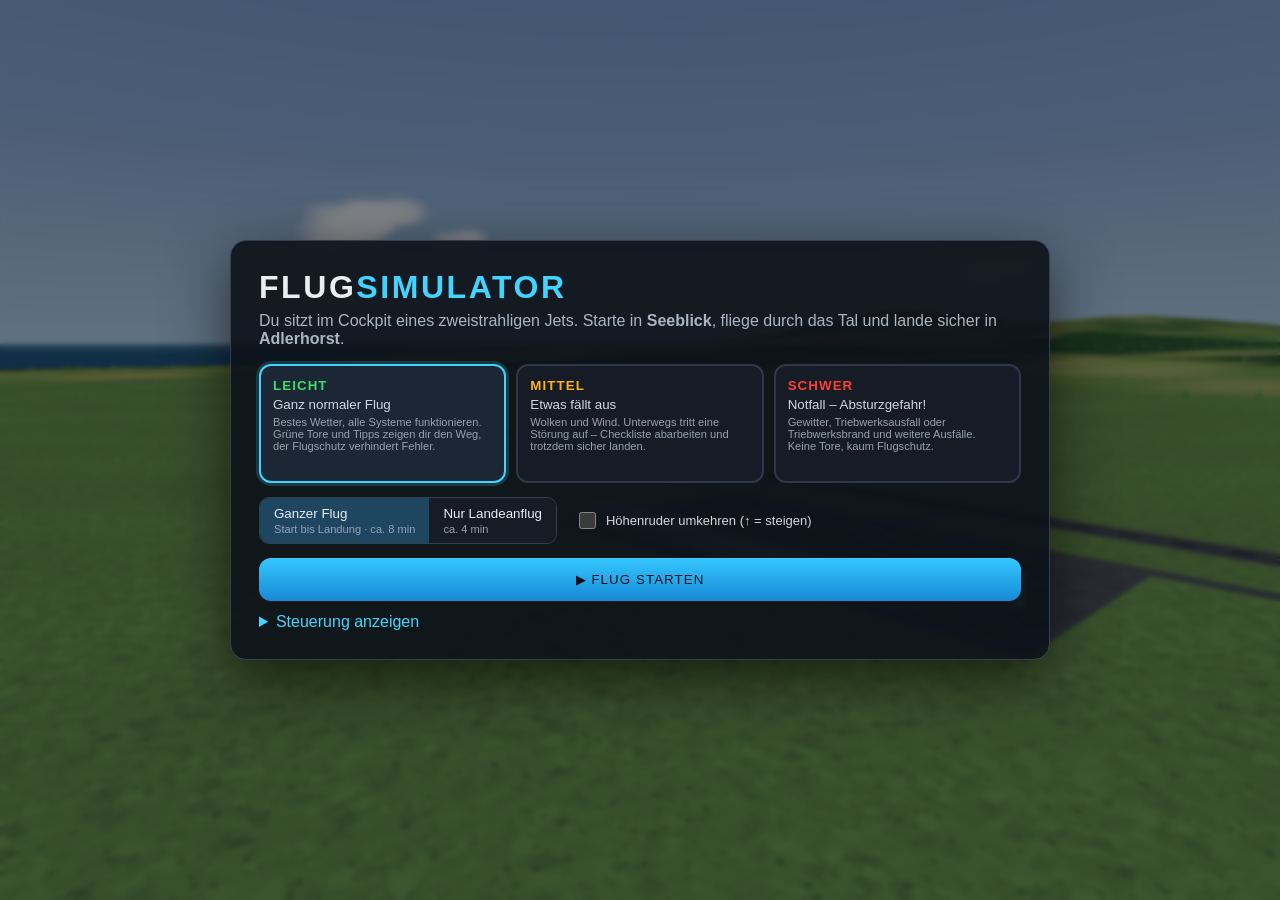
<file: flugsimulator/index.html>
<!DOCTYPE html>
<html lang="de">
<head>
<meta charset="utf-8">
<meta name="viewport" content="width=device-width, initial-scale=1, maximum-scale=1, user-scalable=no">
<title>Flugsimulator – Du bist der Pilot</title>
<meta name="description" content="Du bist der Pilot: Cockpit-Flugsimulator mit drei Stufen, Störungen und Sound.">
<meta name="theme-color" content="#0b0e12">
<link rel="manifest" href="manifest.json">
<link rel="icon" href="icon-192.png">
<link rel="apple-touch-icon" href="apple-touch-icon.png">
<style>
  :root { --ph: clamp(170px, 41vh, 330px); color-scheme: dark; }
  * { box-sizing: border-box; -webkit-tap-highlight-color: transparent; }
  html, body { margin: 0; height: 100%; overflow: hidden; background: #0b0e12; color: #e8eef4;
    font-family: 'Segoe UI', Roboto, 'Helvetica Neue', Arial, sans-serif; user-select: none; -webkit-user-select: none; }
  button { font-family: inherit; color: inherit; cursor: pointer; }
  .hidden { display: none !important; }

  #app { position: fixed; inset: 0; display: flex; flex-direction: column; }
  #view { position: relative; flex: 1 1 auto; min-height: 0; overflow: hidden; background: #6f8aa3; touch-action: none; cursor: grab; }
  #view.drag { cursor: grabbing; }
  #gl, #fx, #frame, #flash { position: absolute; inset: 0; width: 100%; height: 100%; display: block; }
  #fx, #frame, #flash, #hud { pointer-events: none; }
  #flash { background: #fff; opacity: 0; }
  #hud { position: absolute; inset: 0; }

  /* ---------- HUD ---------- */
  #hudInfo { position: absolute; left: 10px; top: 8px; font: 700 12px/1.2 inherit; letter-spacing: .04em;
    background: rgba(8,12,18,.6); padding: 5px 10px; border-radius: 14px; }
  #hudInfo b { color: #ffd92e; }
  #topBtns { position: absolute; right: 8px; top: 6px; display: flex; gap: 6px; z-index: 5; }
  #topBtns button { background: rgba(8,12,18,.62); border: 1px solid rgba(255,255,255,.22); border-radius: 14px;
    font: 700 11px/1 inherit; letter-spacing: .05em; padding: 7px 10px; }
  #topBtns button:hover { background: rgba(40,60,90,.8); }
  #marker { position: absolute; top: 44px; left: 50%; transform: translateX(-50%); white-space: nowrap;
    font: 700 12px/1 inherit; background: rgba(8,12,18,.6); border: 1px solid #5dff7a; color: #b8ffc6;
    padding: 5px 9px; border-radius: 6px; }
  #marker.off { border-color: #ffb020; color: #ffd98a; }
  #alert { position: absolute; top: 24%; left: 50%; transform: translateX(-50%); white-space: nowrap; max-width: 96%;
    font: 800 clamp(15px, 3vw, 30px)/1.1 inherit; letter-spacing: .03em; color: #fff; background: rgba(196,26,20,.9);
    padding: .4em .9em; border-radius: 8px; box-shadow: 0 0 30px rgba(255,40,30,.55); animation: blink .5s steps(2) infinite; }
  #alert.caut { background: rgba(196,128,0,.92); box-shadow: 0 0 30px rgba(255,170,30,.45); }
  @keyframes blink { 50% { opacity: .55; } }
  #toast { position: absolute; top: calc(24% + 3.4em); left: 50%; transform: translateX(-50%); max-width: 92%; text-align: center;
    font: 600 clamp(12px, 1.8vw, 16px)/1.25 inherit; background: rgba(8,12,18,.8); border: 1px solid rgba(255,255,255,.25);
    padding: 6px 14px; border-radius: 16px; }
  #checklist { position: absolute; left: 10px; top: 42px; width: min(330px, 47%); background: rgba(8,12,18,.76);
    border-left: 4px solid #ffb020; border-radius: 6px; padding: 7px 10px 8px; font: 500 clamp(10.5px, 1.35vw, 13px)/1.3 inherit; }
  #checklist.warn { border-left-color: #ff4038; }
  #checklist h4 { margin: 0 0 4px; font: 800 1em/1.2 inherit; letter-spacing: .04em; color: #ffb020; }
  #checklist.warn h4 { color: #ff6a60; }
  #checklist .st { display: flex; gap: 6px; margin: 2px 0; }
  #checklist .st i { font-style: normal; flex: 0 0 1.1em; color: #8fa0b0; }
  #checklist .st.done { color: #7fe39a; }
  #checklist .st.done i { color: #3ddc6a; }
  #checklist .st.todo { color: #fff; font-weight: 700; }
  #checklist .st.todo i { color: #ffb020; }
  #checklist .more { margin-top: 4px; color: #8fa0b0; font-size: .9em; }
  #coach { position: absolute; bottom: 3.5%; left: 50%; transform: translateX(-50%); width: max-content; max-width: 94%; text-align: center;
    font: 600 clamp(11.5px, 1.75vw, 16px)/1.25 inherit; background: rgba(20,28,38,.9); border: 1px solid rgba(93,255,122,.55);
    padding: 6px 15px; border-radius: 18px; text-shadow: 0 1px 2px #000; }
  #app.ext #coach { bottom: 10px; }
  #stick { position: absolute; width: 150px; height: 150px; margin: -75px 0 0 -75px; border-radius: 50%;
    border: 2px solid rgba(255,255,255,.45); background: rgba(255,255,255,.07); }
  #stickDot { position: absolute; left: 50%; top: 50%; width: 38px; height: 38px; margin: -19px 0 0 -19px; border-radius: 50%;
    background: rgba(255,255,255,.75); box-shadow: 0 0 10px rgba(0,0,0,.5); }
  #rotateHint { position: absolute; bottom: 6px; right: 8px; font: 600 10px/1 inherit; color: rgba(255,255,255,.7); }

  /* ---------- Instrumentenbrett ---------- */
  #panel { flex: 0 0 var(--ph); display: grid; grid-template-columns: 1fr 1fr 1fr minmax(250px, 1.25fr); grid-template-rows: 100%;
    gap: 6px; padding: 6px; background: linear-gradient(#262b33, #14181d); border-top: 2px solid #3d4651; min-height: 0; }
  #panel canvas { width: 100%; height: 100%; min-width: 0; min-height: 0; border-radius: 8px; border: 2px solid #07090b;
    box-shadow: 0 0 0 1px #3a444f; background: #05080c; display: block; }
  #ctl { display: flex; gap: 6px; min-width: 0; min-height: 0; }
  #thr { flex: 0 0 60px; display: flex; flex-direction: column; align-items: center; gap: 3px; touch-action: none; }
  #thr span { font: 700 9px/1 inherit; letter-spacing: .06em; color: #95a2b0; }
  #thrVal { font: 700 13px/1 ui-monospace, Menlo, Consolas, monospace !important; color: #fff !important; }
  #thrTrack { position: relative; flex: 1 1 auto; width: 100%; min-height: 0; cursor: ns-resize; }
  #thrTrack::before { content: ''; position: absolute; left: 50%; top: 0; bottom: 0; width: 14px; margin-left: -7px;
    background: #090b0e; border: 1px solid #3a444f; border-radius: 7px; }
  #thrFill { position: absolute; left: 50%; bottom: 0; width: 8px; margin-left: -4px; border-radius: 4px; background: linear-gradient(#ffb020, #3ddc6a); height: 0; }
  #thrHandle { position: absolute; left: 4px; right: 4px; height: 28px; bottom: 0; border-radius: 6px;
    background: linear-gradient(#f1f4f7, #8e99a5); border: 1px solid #1c2026; box-shadow: 0 2px 5px rgba(0,0,0,.6); }
  #thrHandle::after { content: ''; position: absolute; left: 8px; right: 8px; top: 12px; height: 3px; background: #4a545f; border-radius: 2px; }
  #btns { flex: 1 1 auto; display: grid; grid-template-columns: repeat(3, minmax(0, 1fr)); grid-template-rows: repeat(4, minmax(0, 1fr)); gap: 5px; min-width: 0; min-height: 0; }
  .cb { display: flex; flex-direction: column; align-items: center; justify-content: center; gap: 2px; min-width: 0; min-height: 0; overflow: hidden; padding: 1px 2px;
    background: linear-gradient(#3b434d, #272d35); border: 1px solid #56616d; border-radius: 7px;
    font: 700 clamp(8.5px, 1.05vw, 11.5px)/1.05 inherit; letter-spacing: .02em; text-align: center; touch-action: none; }
  .cb small { font: 600 .82em/1 inherit; color: #95a2b0; }
  .cb:active, .cb.held { background: linear-gradient(#566270, #3b434d); transform: translateY(1px); }
  .cb.on { background: linear-gradient(#237a41, #175029); border-color: #3ddc6a; }
  .cb.transit { background: linear-gradient(#8a2a22, #5a1a15); border-color: #ff4038; }
  .cb.red { background: linear-gradient(#70201b, #47110e); border-color: #b8392f; }
  .cb.amber { background: linear-gradient(#5c4514, #3a2b0c); border-color: #a87a1c; }
  .cb.need { animation: pulse .45s ease-in-out infinite alternate; border-color: #fff; }
  @keyframes pulse { from { filter: brightness(1); } to { filter: brightness(1.9); box-shadow: 0 0 12px rgba(255,90,70,.9); } }
  .cb.lit { background: linear-gradient(#e0362c, #a3201a); border-color: #ffb3ad; color: #fff; }
  #panel { position: relative; }
  #tabNd { display: none; position: absolute; right: 12px; top: 12px; background: rgba(20,28,38,.92); border: 1px solid #42d4ff; color: #9be7ff;
    border-radius: 10px; font: 700 10px/1 inherit; letter-spacing: .06em; padding: 6px 8px; }

  /* ---------- Overlays ---------- */
  .overlay { position: absolute; inset: 0; z-index: 20; display: flex; align-items: flex-start; justify-content: center;
    padding: clamp(8px, 3vh, 36px) 10px; overflow: auto; background: rgba(6,10,16,.5); -webkit-backdrop-filter: blur(2px); backdrop-filter: blur(2px); }
  .card { width: min(820px, 100%); margin: auto; background: rgba(13,18,25,.9); border: 1px solid #33404e; border-radius: 16px;
    padding: clamp(14px, 2.6vw, 28px); box-shadow: 0 18px 60px rgba(0,0,0,.6); }
  .card h1 { margin: 0; font: 800 clamp(24px, 5vw, 46px)/1 inherit; letter-spacing: .08em; }
  .card h1 span { color: #42d4ff; }
  .card h2 { margin: 0 0 6px; font: 800 clamp(20px, 4vw, 36px)/1.1 inherit; letter-spacing: .05em; }
  .sub { margin: 6px 0 16px; color: #a9b6c3; font-size: clamp(13px, 1.7vw, 16px); }
  .diffs { display: grid; grid-template-columns: repeat(3, 1fr); gap: 10px; }
  .diff { text-align: left; background: #151c25; border: 2px solid #2d3946; border-radius: 12px; padding: 12px 12px 10px; display: flex; flex-direction: column; gap: 4px; }
  .diff b { font: 800 clamp(15px, 2.2vw, 21px)/1 inherit; letter-spacing: .08em; }
  .diff span { font: 700 13px/1.2 inherit; color: #cfd8e0; }
  .diff small { font: 500 12px/1.35 inherit; color: #95a2b0; }
  .diff i { font-style: normal; color: #ffd92e; min-height: 1.2em; font-size: 13px; font-weight: 600; }
  .diff[data-diff=easy] b { color: #3ddc6a; } .diff[data-diff=medium] b { color: #ffb020; } .diff[data-diff=hard] b { color: #ff4038; }
  .diff.sel { background: #1b2734; border-color: #42d4ff; box-shadow: 0 0 0 3px rgba(66,212,255,.18); }
  .opts { display: flex; flex-wrap: wrap; gap: 10px 18px; align-items: center; margin: 14px 0 4px; }
  .seg { display: flex; border: 1px solid #33404e; border-radius: 10px; overflow: hidden; }
  .seg button { background: #151c25; border: 0; padding: 8px 14px; font: 700 13px/1.2 inherit; display: flex; flex-direction: column; gap: 2px; text-align: left; }
  .seg button small { font: 500 11px/1 inherit; color: #95a2b0; }
  .seg button.sel { background: #1f4660; }
  .chk { display: flex; align-items: center; gap: 7px; font-size: 13px; color: #cfd8e0; cursor: pointer; }
  .chk input { width: 17px; height: 17px; accent-color: #42d4ff; }
  .primary { display: block; width: 100%; margin-top: 14px; padding: 14px; border: 0; border-radius: 12px;
    background: linear-gradient(#35c8ff, #1689d6); color: #04121d; font: 800 clamp(16px, 2.4vw, 21px)/1 inherit; letter-spacing: .08em; }
  .primary:hover { filter: brightness(1.1); }
  .secondary { padding: 12px 18px; border: 1px solid #44525f; border-radius: 12px; background: #1a222c; font: 700 15px/1 inherit; letter-spacing: .05em; }
  .btnrow { display: flex; gap: 10px; margin-top: 14px; }
  .btnrow .primary { margin-top: 0; }
  details { margin-top: 12px; color: #cfd8e0; }
  summary { cursor: pointer; font: 700 13px/1.4 inherit; color: #42d4ff; }
  .keys { display: grid; grid-template-columns: auto 1fr auto 1fr; gap: 5px 12px; margin-top: 8px; font-size: 12.5px; align-items: center; }
  .keys kbd { background: #222b36; border: 1px solid #44525f; border-bottom-width: 2px; border-radius: 5px; padding: 2px 7px;
    font: 700 12px/1.3 ui-monospace, Menlo, Consolas, monospace; white-space: nowrap; }
  .note { margin: 10px 0 0; font-size: 12px; color: #95a2b0; line-height: 1.45; }
  #resStars { font-size: clamp(30px, 6vw, 52px); letter-spacing: .12em; color: #ffd92e; line-height: 1.1; margin: 4px 0 8px; }
  #resStars s { color: #3a444f; text-decoration: none; }
  #resLead { font-size: clamp(14px, 1.9vw, 17px); color: #dfe6ee; margin: 0 0 12px; line-height: 1.4; }
  #resStats { display: grid; grid-template-columns: 1fr auto; gap: 5px 16px; font-size: 14px; border-top: 1px solid #2d3946; padding-top: 10px; }
  #resStats span:nth-child(odd) { color: #a9b6c3; }
  #resStats span:nth-child(even) { font-weight: 700; text-align: right; }
  #resTip { margin: 12px 0 0; padding: 9px 12px; border-left: 4px solid #42d4ff; background: #131b24; border-radius: 6px; font-size: 13.5px; line-height: 1.45; }
  .good { color: #3ddc6a; } .bad { color: #ff4038; } .mid { color: #ffb020; }

  /* ---------- Zustände ---------- */
  #app.menu #panel, #app.menu #frame, #app.menu #hud, #app.menu #topBtns { display: none; }
  #app.ext #frame { display: none; }

  @media (max-aspect-ratio: 1/1) {
    #view { flex: 0 0 41%; }
    #panel { flex: 1 1 auto; grid-template-columns: 1fr 1fr; grid-template-rows: min(calc((100vw - 18px) * 0.42), 40%) minmax(0, 1fr); }
    #pfd { grid-column: 1; grid-row: 1; }
    #nd, #eicas { grid-column: 2; grid-row: 1; }
    #panel:not(.nd) #nd { display: none; }
    #panel.nd #eicas { display: none; }
    #ctl { grid-column: 1 / 3; grid-row: 2; }
    #tabNd { display: block; top: min(calc((100vw - 18px) * 0.42), 40%); right: 10px; transform: translateY(-75%); }
    .diffs { grid-template-columns: 1fr; }
    .keys { grid-template-columns: auto 1fr; }
    #checklist { width: min(330px, 62%); }
  }
  @media (max-width: 620px) {
    #hudInfo { display: none; }
    #topBtns { left: 6px; right: 6px; justify-content: space-between; }
    #checklist { top: 70px; }
    #marker { top: 40px; }
  }
  @media (max-height: 480px) {
    .card { padding: 12px 14px; }
    .card h1 { font-size: 22px; }
    .sub { margin: 4px 0 8px; font-size: 12px; }
    .diff { padding: 8px 10px; }
    .diff small { display: none; }
    .opts { margin: 8px 0 0; }
    .seg button { padding: 6px 12px; }
    .primary { margin-top: 8px; padding: 11px; }
    #hudInfo, #topBtns button { font-size: 10px; padding: 5px 8px; }
    #marker { top: 32px; font-size: 10.5px; padding: 4px 7px; }
    #checklist { top: 32px; width: min(250px, 40%); font-size: 10.5px; padding: 5px 8px 6px; }
    #alert { top: 30%; font-size: 15px; }
    #toast { top: calc(30% + 3.2em); font-size: 11.5px; }
    #coach { font-size: 11px; padding: 4px 11px; bottom: 2%; }
    .cb { font-size: 9.5px; border-radius: 6px; }
    .cb small { display: none; }
    #panel { gap: 4px; padding: 4px; }
    #btns { gap: 4px; }
    #thr { flex-basis: 48px; }
  }
</style>
</head>
<body>
<div id="app" class="menu">
  <div id="view">
    <canvas id="gl"></canvas>
    <canvas id="fx"></canvas>
    <svg id="frame" viewBox="0 0 1000 400" preserveAspectRatio="none" aria-hidden="true">
      <defs>
        <linearGradient id="fg" x1="0" y1="0" x2="0" y2="1">
          <stop offset="0" stop-color="#2b3038"/><stop offset="1" stop-color="#0f1216"/>
        </linearGradient>
      </defs>
      <path d="M0,0 H1000 V26 Q500,50 0,26 Z" fill="url(#fg)"/>
      <path d="M92,0 L124,0 L82,400 L36,400 Z" fill="url(#fg)"/>
      <path d="M850,0 L882,0 L940,400 L894,400 Z" fill="url(#fg)"/>
      <path d="M0,400 V352 C200,326 380,315 520,317 C700,319 860,335 1000,357 V400 Z" fill="#13161a"/>
      <path d="M0,352 C200,326 380,315 520,317 C700,319 860,335 1000,357" fill="none" stroke="#48515c" stroke-width="2" vector-effect="non-scaling-stroke"/>
      <path d="M0,26 Q500,50 1000,26" fill="none" stroke="#3a424c" stroke-width="1.5" vector-effect="non-scaling-stroke"/>
    </svg>
    <div id="flash"></div>
    <div id="hud">
      <div id="hudInfo"></div>
      <div id="marker" class="hidden"></div>
      <div id="alert" class="hidden"></div>
      <div id="toast" class="hidden"></div>
      <div id="checklist" class="hidden"></div>
      <div id="coach" class="hidden"></div>
      <div id="stick" class="hidden"><div id="stickDot"></div></div>
    </div>
    <div id="topBtns">
      <button id="bView" title="Ansicht wechseln (V)">ANSICHT</button>
      <button id="bSound" title="Ton an/aus (M)">TON AN</button>
      <button id="bHelp" title="Steuerung (H)">HILFE</button>
      <button id="bPause" title="Pause (P)">PAUSE</button>
    </div>
  </div>

  <div id="panel">
    <canvas id="pfd"></canvas>
    <canvas id="nd"></canvas>
    <canvas id="eicas"></canvas>
    <button id="tabNd">KARTE</button>
    <div id="ctl">
      <div id="thr">
        <span>SCHUB</span>
        <div id="thrTrack"><div id="thrFill"></div><div id="thrHandle"></div></div>
        <span id="thrVal">0%</span>
      </div>
      <div id="btns">
        <button class="cb" data-act="flapsUp">KLAPPEN ▲<small>ein · R</small></button>
        <button class="cb" data-act="gear" id="cbGear">FAHRWERK<small>G</small></button>
        <button class="cb" data-hold="brake">BREMSE<small>Leertaste</small></button>
        <button class="cb" data-act="flapsDown">KLAPPEN ▼<small>aus · F</small></button>
        <button class="cb" data-hold="rudL">◄ RUDER<small>A</small></button>
        <button class="cb" data-hold="rudR">RUDER ►<small>D</small></button>
        <button class="cb red" data-act="fire1" id="cbFire1">FEUER 1<small>löschen · 1</small></button>
        <button class="cb red" data-act="fire2" id="cbFire2">FEUER 2<small>löschen · 2</small></button>
        <button class="cb" data-act="ack" id="cbAck">WARNUNG<small>quittieren · ↵</small></button>
        <button class="cb amber" data-act="restart" id="cbRestart">NEUSTART<small>Triebwerk · I</small></button>
        <button class="cb amber" data-act="emerGear" id="cbEmerGear">NOT-FAHRWERK<small>X</small></button>
        <button class="cb amber" data-act="emerPower" id="cbEmerPower">NOTSTROM<small>N</small></button>
      </div>
    </div>
  </div>

  <!-- Menü -->
  <div id="menu" class="overlay">
    <div class="card">
      <h1>FLUG<span>SIMULATOR</span></h1>
      <p class="sub">Du sitzt im Cockpit eines zweistrahligen Jets. Starte in <b>Seeblick</b>, fliege durch das Tal und lande sicher in <b>Adlerhorst</b>.</p>
      <div class="diffs" id="diffRow">
        <button class="diff sel" data-diff="easy"><b>LEICHT</b><span>Ganz normaler Flug</span>
          <small>Bestes Wetter, alle Systeme funktionieren. Grüne Tore und Tipps zeigen dir den Weg, der Flugschutz verhindert Fehler.</small><i></i></button>
        <button class="diff" data-diff="medium"><b>MITTEL</b><span>Etwas fällt aus</span>
          <small>Wolken und Wind. Unterwegs tritt eine Störung auf – Checkliste abarbeiten und trotzdem sicher landen.</small><i></i></button>
        <button class="diff" data-diff="hard"><b>SCHWER</b><span>Notfall – Absturzgefahr!</span>
          <small>Gewitter, Triebwerksausfall oder Triebwerksbrand und weitere Ausfälle. Keine Tore, kaum Flugschutz.</small><i></i></button>
      </div>
      <div class="opts">
        <div class="seg" id="scenRow">
          <button class="sel" data-scen="full">Ganzer Flug<small>Start bis Landung · ca. 8 min</small></button>
          <button data-scen="approach">Nur Landeanflug<small>ca. 4 min</small></button>
        </div>
        <label class="chk"><input type="checkbox" id="optInvert"> Höhenruder umkehren (↑ = steigen)</label>
      </div>
      <button class="primary" id="btnStart">▶ FLUG STARTEN</button>
      <details>
        <summary>Steuerung anzeigen</summary>
        <div class="keys" id="keysMenu"></div>
        <p class="note">Handy/Tablet: Im Fenster mit dem Finger ziehen = Steuerhorn. Schubhebel und Knöpfe findest du unten im Cockpit. Am besten quer halten.</p>
      </details>
    </div>
  </div>

  <!-- Pause -->
  <div id="pause" class="overlay hidden">
    <div class="card" style="width:min(460px,100%)">
      <h2>PAUSE</h2>
      <p class="sub">Der Flug ist angehalten.</p>
      <button class="primary" id="btnResume">▶ WEITERFLIEGEN</button>
      <div class="btnrow">
        <button class="secondary" id="btnRestart" style="flex:1">NEU STARTEN</button>
        <button class="secondary" id="btnQuit" style="flex:1">ZUM MENÜ</button>
      </div>
    </div>
  </div>

  <!-- Hilfe -->
  <div id="help" class="overlay hidden">
    <div class="card" style="width:min(640px,100%)">
      <h2>STEUERUNG</h2>
      <div class="keys" id="keysHelp"></div>
      <p class="note"><b>Landen in Kurzform:</b> Schub reduzieren, unter 180 kt Klappen stufenweise ausfahren, Fahrwerk raus, mit ca. 125 kt anfliegen. Die violetten Rauten im Hauptdisplay zeigen, ob du links/rechts bzw. zu hoch/tief bist. Kurz vor dem Boden Schub raus und sanft ziehen.</p>
      <button class="primary" id="btnHelpClose">SCHLIESSEN</button>
    </div>
  </div>

  <!-- Ergebnis -->
  <div id="result" class="overlay hidden">
    <div class="card" style="width:min(600px,100%)">
      <h2 id="resTitle"></h2>
      <div id="resStars"></div>
      <p id="resLead"></p>
      <div id="resStats"></div>
      <p id="resTip"></p>
      <div class="btnrow">
        <button class="primary" id="btnAgain" style="flex:2">↻ NOCHMAL</button>
        <button class="secondary" id="btnMenu" style="flex:1">MENÜ</button>
      </div>
    </div>
  </div>
</div>

<script src="vendor/three.min.js"></script>
<script src="js/util.js"></script>
<script src="js/world.js"></script>
<script src="js/physics.js"></script>
<script src="js/failures.js"></script>
<script src="js/audio.js"></script>
<script src="js/panel.js"></script>
<script src="js/model.js"></script>
<script src="js/main.js"></script>
<script>
// Hintergrunddienst nur auf der echten Webseite starten (nicht in eingebetteten Vorschauen)
try {
  if ('serviceWorker' in navigator && (location.protocol === 'https:' || location.hostname === 'localhost') && window.top === window.self) {
    addEventListener('load', function () { navigator.serviceWorker.register('sw.js').catch(function () {}); });
  }
} catch (e) { /* nicht erlaubt – der Simulator läuft auch ohne */ }
</script>
</body>
</html>
</file>
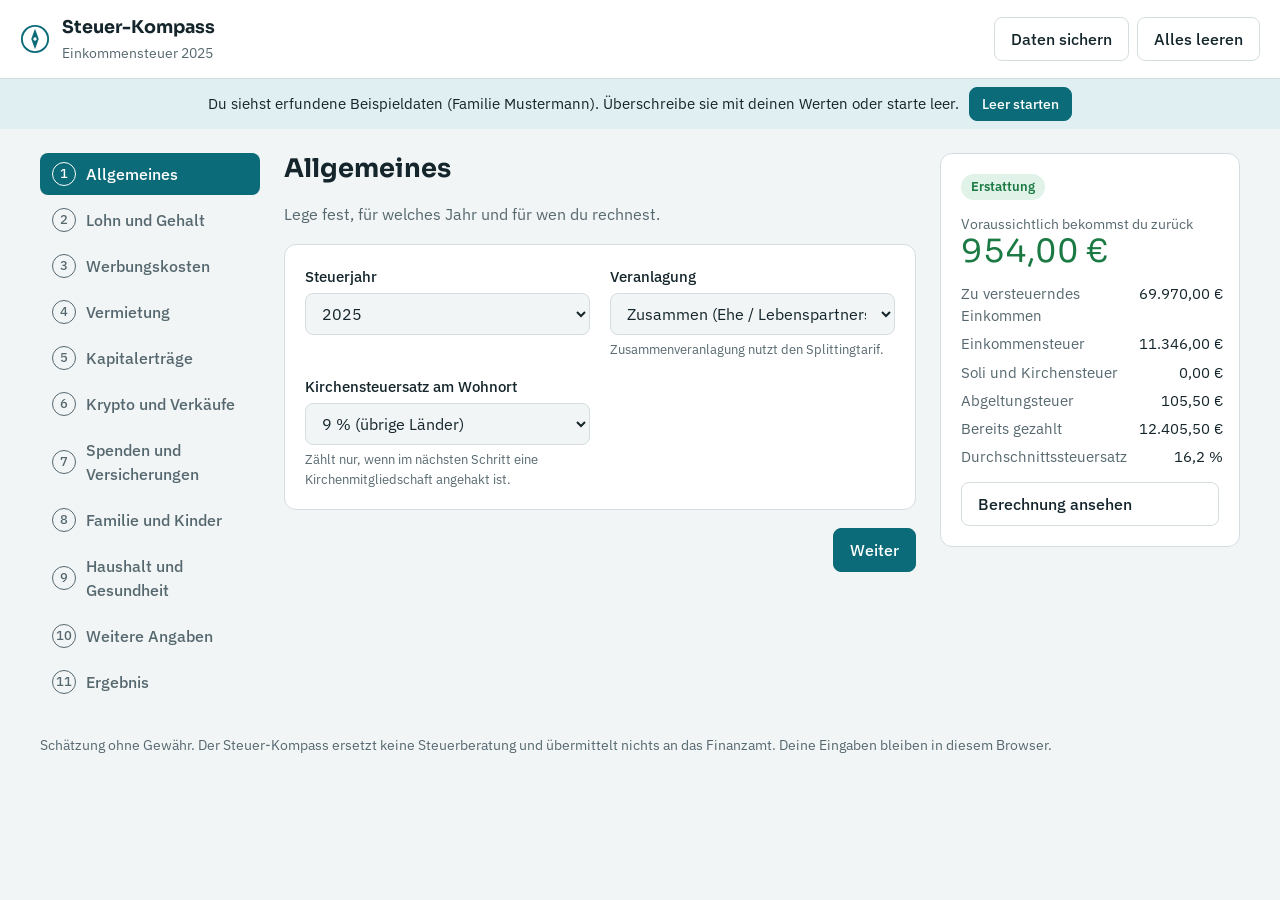
<file: steuer/index.html>
<!DOCTYPE html>
<html lang="de">
<head>
<meta charset="utf-8">
<meta name="viewport" content="width=device-width, initial-scale=1">
<title>Steuer-Kompass</title>
<meta name="description" content="Einkommensteuer schätzen: Schritt für Schritt eingeben, Erstattung sofort sehen. Ohne Anmeldung, Daten bleiben im Browser.">
<meta name="theme-color" content="#0b6b78">
<link rel="manifest" href="manifest.json">
<link rel="icon" href="icon.svg" type="image/svg+xml">
<link rel="apple-touch-icon" href="icon-192.png">
<link rel="preconnect" href="https://fonts.googleapis.com">
<link rel="preconnect" href="https://fonts.gstatic.com" crossorigin>
<link href="https://fonts.googleapis.com/css2?family=IBM+Plex+Sans:wght@400;500;600&family=Sora:wght@600;700&display=swap" rel="stylesheet">
<link rel="stylesheet" href="style.css">
</head>
<body>
<header class="kopf">
  <div class="marke">
    <svg viewBox="0 0 32 32" width="30" height="30" aria-hidden="true">
      <circle cx="16" cy="16" r="14" fill="none" stroke="currentColor" stroke-width="2"></circle>
      <path d="M16 5l4 11-4 11-4-11z" fill="currentColor"></path>
      <circle cx="16" cy="16" r="1.8" fill="var(--flaeche)"></circle>
    </svg>
    <div>
      <strong>Steuer-Kompass</strong>
      <span id="kopfJahr">Einkommensteuer 2025</span>
    </div>
  </div>
  <div class="aktionen">
    <button type="button" class="knopf leise" id="btnSichern">Daten sichern</button>
    <button type="button" class="knopf leise" id="btnLeeren">Alles leeren</button>
  </div>
</header>

<div class="hinweisband" id="beispielBand" hidden>
  <span>Du siehst erfundene Beispieldaten (Familie Mustermann). Überschreibe sie mit deinen Werten oder starte leer.</span>
  <button type="button" class="knopf klein" id="btnBeispielWeg">Leer starten</button>
</div>

<div class="gitter">
  <nav class="schritte" id="schritte" aria-label="Schritte"></nav>

  <main id="inhalt"></main>

  <aside class="ergebnis" id="ergebnis" aria-live="polite"></aside>
</div>

<footer class="fuss">
  Schätzung ohne Gewähr. Der Steuer-Kompass ersetzt keine Steuerberatung und übermittelt nichts an das Finanzamt.
  Deine Eingaben bleiben in diesem Browser.
</footer>

<dialog id="dlgSichern">
  <h2>Daten sichern und laden</h2>
  <p>Kopiere den Text und bewahre ihn auf. Zum Laden fügst du einen gesicherten Text ein.</p>
  <textarea id="txtSichern" rows="8" spellcheck="false" aria-label="Gesicherte Daten"></textarea>
  <p class="fehler" id="sichernFehler" hidden></p>
  <div class="dialogknoepfe">
    <button type="button" class="knopf" id="btnKopieren">Kopieren</button>
    <button type="button" class="knopf" id="btnLaden">Text laden</button>
    <button type="button" class="knopf leise" data-zu>Schließen</button>
  </div>
</dialog>

<dialog id="dlgLeeren">
  <h2>Alle Eingaben löschen?</h2>
  <p>Das lässt sich nicht rückgängig machen.</p>
  <div class="dialogknoepfe">
    <button type="button" class="knopf gefahr" id="btnLeerenJa">Löschen</button>
    <button type="button" class="knopf leise" data-zu>Abbrechen</button>
  </div>
</dialog>

<script src="meine-daten.js"></script>
<script src="tax.js"></script>
<script src="app.js"></script>
</body>
</html>
</file>
<file: steuer/style.css>
/* Layout: Schrittleiste links, Formular in der Mitte, Ergebnis rechts fest im Blick. */
:root {
  --grund: #f2f5f6;
  --flaeche: #ffffff;
  --linie: #d5dde0;
  --text: #14252b;
  --text-leise: #56686f;
  --akzent: #0b6b78;
  --akzent-text: #ffffff;
  --akzent-sanft: #e0eff1;
  --gut: #1b7a43;
  --gut-sanft: #e1f3e8;
  --schlecht: #b3352b;
  --schlecht-sanft: #fae6e3;
  --schrift-titel: "Sora", "Segoe UI", system-ui, sans-serif;
  --schrift: "IBM Plex Sans", "Segoe UI", system-ui, sans-serif;
}
@media (prefers-color-scheme: dark) {
  :root:not([data-theme="light"]) {
    color-scheme: dark;
    --grund: #0d181c;
    --flaeche: #152328;
    --linie: #2a3d44;
    --text: #e6eff1;
    --text-leise: #9bb0b7;
    --akzent: #4fc3d1;
    --akzent-text: #06262b;
    --akzent-sanft: #17363c;
    --gut: #5fd08c;
    --gut-sanft: #153426;
    --schlecht: #f08a7f;
    --schlecht-sanft: #3d1f1c;
  }
}
:root[data-theme="dark"] {
  color-scheme: dark;
  --grund: #0d181c;
  --flaeche: #152328;
  --linie: #2a3d44;
  --text: #e6eff1;
  --text-leise: #9bb0b7;
  --akzent: #4fc3d1;
  --akzent-text: #06262b;
  --akzent-sanft: #17363c;
  --gut: #5fd08c;
  --gut-sanft: #153426;
  --schlecht: #f08a7f;
  --schlecht-sanft: #3d1f1c;
}

* { box-sizing: border-box; }
html { font-size: 16px; }
body {
  margin: 0;
  background: var(--grund);
  color: var(--text);
  font-family: var(--schrift);
  line-height: 1.5;
}
h1, h2, h3 { font-family: var(--schrift-titel); text-wrap: balance; margin: 0; line-height: 1.2; }
h1 { font-size: 1.6rem; }
h2 { font-size: 1.15rem; }
p { margin: 0; }
[hidden] { display: none !important; }
:focus-visible { outline: 2px solid var(--akzent); outline-offset: 2px; }

.kopf {
  display: flex; flex-wrap: wrap; gap: 12px; align-items: center; justify-content: space-between;
  padding: 14px 20px; background: var(--flaeche); border-bottom: 1px solid var(--linie);
}
.marke { display: flex; gap: 12px; align-items: center; color: var(--akzent); }
.marke strong { display: block; font-family: var(--schrift-titel); font-size: 1.1rem; color: var(--text); }
.marke span { font-size: 0.85rem; color: var(--text-leise); }
.aktionen { display: flex; gap: 8px; flex-wrap: wrap; }

.knopf {
  font: inherit; font-weight: 500; cursor: pointer; text-decoration: none;
  padding: 9px 16px; border-radius: 8px;
  border: 1px solid var(--akzent); background: var(--akzent); color: var(--akzent-text);
}
.knopf:hover { filter: brightness(1.08); }
.knopf.leise { background: transparent; color: var(--text); border-color: var(--linie); }
.knopf.leise:hover { border-color: var(--akzent); color: var(--akzent); filter: none; }
.knopf.gefahr { background: var(--schlecht); border-color: var(--schlecht); color: var(--flaeche); }
.knopf.klein { padding: 5px 12px; font-size: 0.9rem; }

.hinweisband {
  display: flex; flex-wrap: wrap; gap: 10px; align-items: center; justify-content: center;
  padding: 8px 20px; background: var(--akzent-sanft); font-size: 0.92rem;
}

.gitter {
  display: grid; gap: 24px; align-items: start;
  grid-template-columns: 220px minmax(0, 1fr) 300px;
  max-width: 1240px; margin: 0 auto; padding: 24px 20px;
}

.schritte { display: flex; flex-direction: column; gap: 4px; position: sticky; top: 16px; }
.schritte a {
  display: flex; gap: 10px; align-items: center;
  padding: 9px 12px; border-radius: 8px; text-decoration: none; color: var(--text-leise); font-weight: 500;
}
.schritte a:hover { background: var(--akzent-sanft); color: var(--text); }
.schritte a[aria-current="step"] { background: var(--akzent); color: var(--akzent-text); }
.schritte .nr {
  flex: none; width: 24px; height: 24px; border-radius: 50%;
  display: grid; place-items: center; font-size: 0.8rem;
  border: 1.5px solid currentColor; font-variant-numeric: tabular-nums;
}

main { display: flex; flex-direction: column; gap: 18px; min-width: 0; }
.einleitung { color: var(--text-leise); max-width: 65ch; }
.karte {
  background: var(--flaeche); border: 1px solid var(--linie); border-radius: 12px;
  padding: 20px; display: flex; flex-direction: column; gap: 16px;
}
.felder { display: grid; gap: 16px 20px; grid-template-columns: repeat(auto-fit, minmax(230px, 1fr)); }
.feld { display: flex; flex-direction: column; gap: 5px; }
.feld label { font-weight: 500; font-size: 0.95rem; }
.feld small { color: var(--text-leise); font-size: 0.82rem; }
.eingabe { position: relative; display: flex; }
.eingabe input, .feld select, textarea {
  width: 100%; font: inherit; color: var(--text); background: var(--grund);
  border: 1px solid var(--linie); border-radius: 8px; padding: 9px 12px;
  font-variant-numeric: tabular-nums;
}
.eingabe input { text-align: right; padding-right: 44px; }
.eingabe input.text { text-align: left; padding-right: 12px; }
.eingabe .einheit {
  position: absolute; right: 12px; top: 50%; transform: translateY(-50%);
  color: var(--text-leise); font-size: 0.85rem; pointer-events: none;
}
.eingabe input:focus, .feld select:focus, textarea:focus { outline: 2px solid var(--akzent); outline-offset: 0; border-color: var(--akzent); }
.liste { display: flex; flex-direction: column; gap: 12px; }
.listenzeile {
  display: grid; gap: 10px 14px; align-items: end;
  grid-template-columns: repeat(auto-fit, minmax(150px, 1fr));
  padding-bottom: 12px; border-bottom: 1px solid var(--linie);
}
.listenzeile .feld.breit { grid-column: span 2; }
.listenzeile .feld label { font-size: 0.8rem; color: var(--text-leise); font-weight: 400; }
.listenzeile .knopf { justify-self: start; }
@media (max-width: 420px) { .listenzeile .feld.breit { grid-column: auto; } }
.feld.haken { flex-direction: row; align-items: flex-start; gap: 10px; }
.feld.haken input { width: 18px; height: 18px; margin-top: 3px; accent-color: var(--akzent); flex: none; }
.feld.haken div { display: flex; flex-direction: column; gap: 2px; }
.zwischensumme {
  display: flex; justify-content: space-between; gap: 12px; flex-wrap: wrap;
  padding: 10px 14px; border-radius: 8px; background: var(--akzent-sanft); font-size: 0.95rem;
}
.zwischensumme b { font-variant-numeric: tabular-nums; }
.weiter { display: flex; justify-content: space-between; gap: 12px; }

.ergebnis {
  position: sticky; top: 16px;
  background: var(--flaeche); border: 1px solid var(--linie); border-radius: 12px;
  padding: 20px; display: flex; flex-direction: column; gap: 14px;
}
.ergebnis .etikett { font-size: 0.85rem; color: var(--text-leise); }
.betrag { font-family: var(--schrift-titel); font-size: 2rem; font-variant-numeric: tabular-nums; line-height: 1.1; overflow-wrap: anywhere; }
.pille { align-self: flex-start; padding: 3px 10px; border-radius: 999px; font-size: 0.82rem; font-weight: 600; }
.gut .betrag { color: var(--gut); }
.gut .pille { background: var(--gut-sanft); color: var(--gut); }
.schlecht .betrag { color: var(--schlecht); }
.schlecht .pille { background: var(--schlecht-sanft); color: var(--schlecht); }
.neutral .pille { background: var(--akzent-sanft); color: var(--text-leise); }
.kurz { display: grid; grid-template-columns: 1fr auto; gap: 6px 12px; font-size: 0.92rem; margin: 0; }
.kurz dt { color: var(--text-leise); }
.kurz dd { margin: 0; text-align: right; font-variant-numeric: tabular-nums; }

.tabellenrahmen { overflow-x: auto; }
table.abrechnung { width: 100%; border-collapse: collapse; font-size: 0.95rem; }
.abrechnung td { padding: 7px 4px; border-bottom: 1px solid var(--linie); }
.abrechnung td:last-child { text-align: right; font-variant-numeric: tabular-nums; white-space: nowrap; }
.abrechnung tr.summe td { font-weight: 600; border-bottom: 2px solid var(--text-leise); }
.abrechnung tr.gruppe td { padding-top: 18px; font-family: var(--schrift-titel); font-size: 0.85rem; color: var(--akzent); border-bottom: 1px solid var(--akzent); }
.abrechnung td.ein { padding-left: 18px; color: var(--text-leise); }
.tipps { margin: 0; padding-left: 20px; display: flex; flex-direction: column; gap: 8px; max-width: 65ch; }

.fuss { max-width: 1240px; margin: 0 auto; padding: 8px 20px 32px; color: var(--text-leise); font-size: 0.85rem; }

dialog {
  border: 1px solid var(--linie); border-radius: 12px; background: var(--flaeche); color: var(--text);
  padding: 22px; width: min(520px, calc(100% - 32px));
}
dialog[open] { display: flex; flex-direction: column; gap: 12px; }
dialog::backdrop { background: rgba(5, 15, 18, 0.6); }
.dialogknoepfe { display: flex; gap: 8px; flex-wrap: wrap; }
.fehler { color: var(--schlecht); }

@media (max-width: 1000px) {
  .gitter { grid-template-columns: minmax(0, 1fr); gap: 16px; padding: 16px; }
  .schritte { position: static; flex-direction: row; overflow-x: auto; padding-bottom: 4px; }
  .schritte a { white-space: nowrap; flex: none; }
  .ergebnis { position: static; order: -1; }
  .betrag { font-size: 1.7rem; }
}
@media (prefers-reduced-motion: no-preference) {
  .knopf, .schritte a { transition: background-color 0.15s, color 0.15s, border-color 0.15s; }
}

@media print {
  body { background: #fff; }
  .schritte, .aktionen, .weiter, .hinweisband, .ergebnis .knopf { display: none !important; }
  .kopf { border-bottom: 2px solid var(--text); padding: 0 0 10px; }
  .gitter { display: flex; flex-direction: column; gap: 14px; padding: 16px 0 0; max-width: none; }
  .ergebnis { position: static; order: -1; break-inside: avoid; }
  main { gap: 12px; }
  .karte, .ergebnis { border-color: #999; }
  .abrechnung tr { break-inside: avoid; }
  .fuss { padding: 12px 0 0; }
}
</file>
